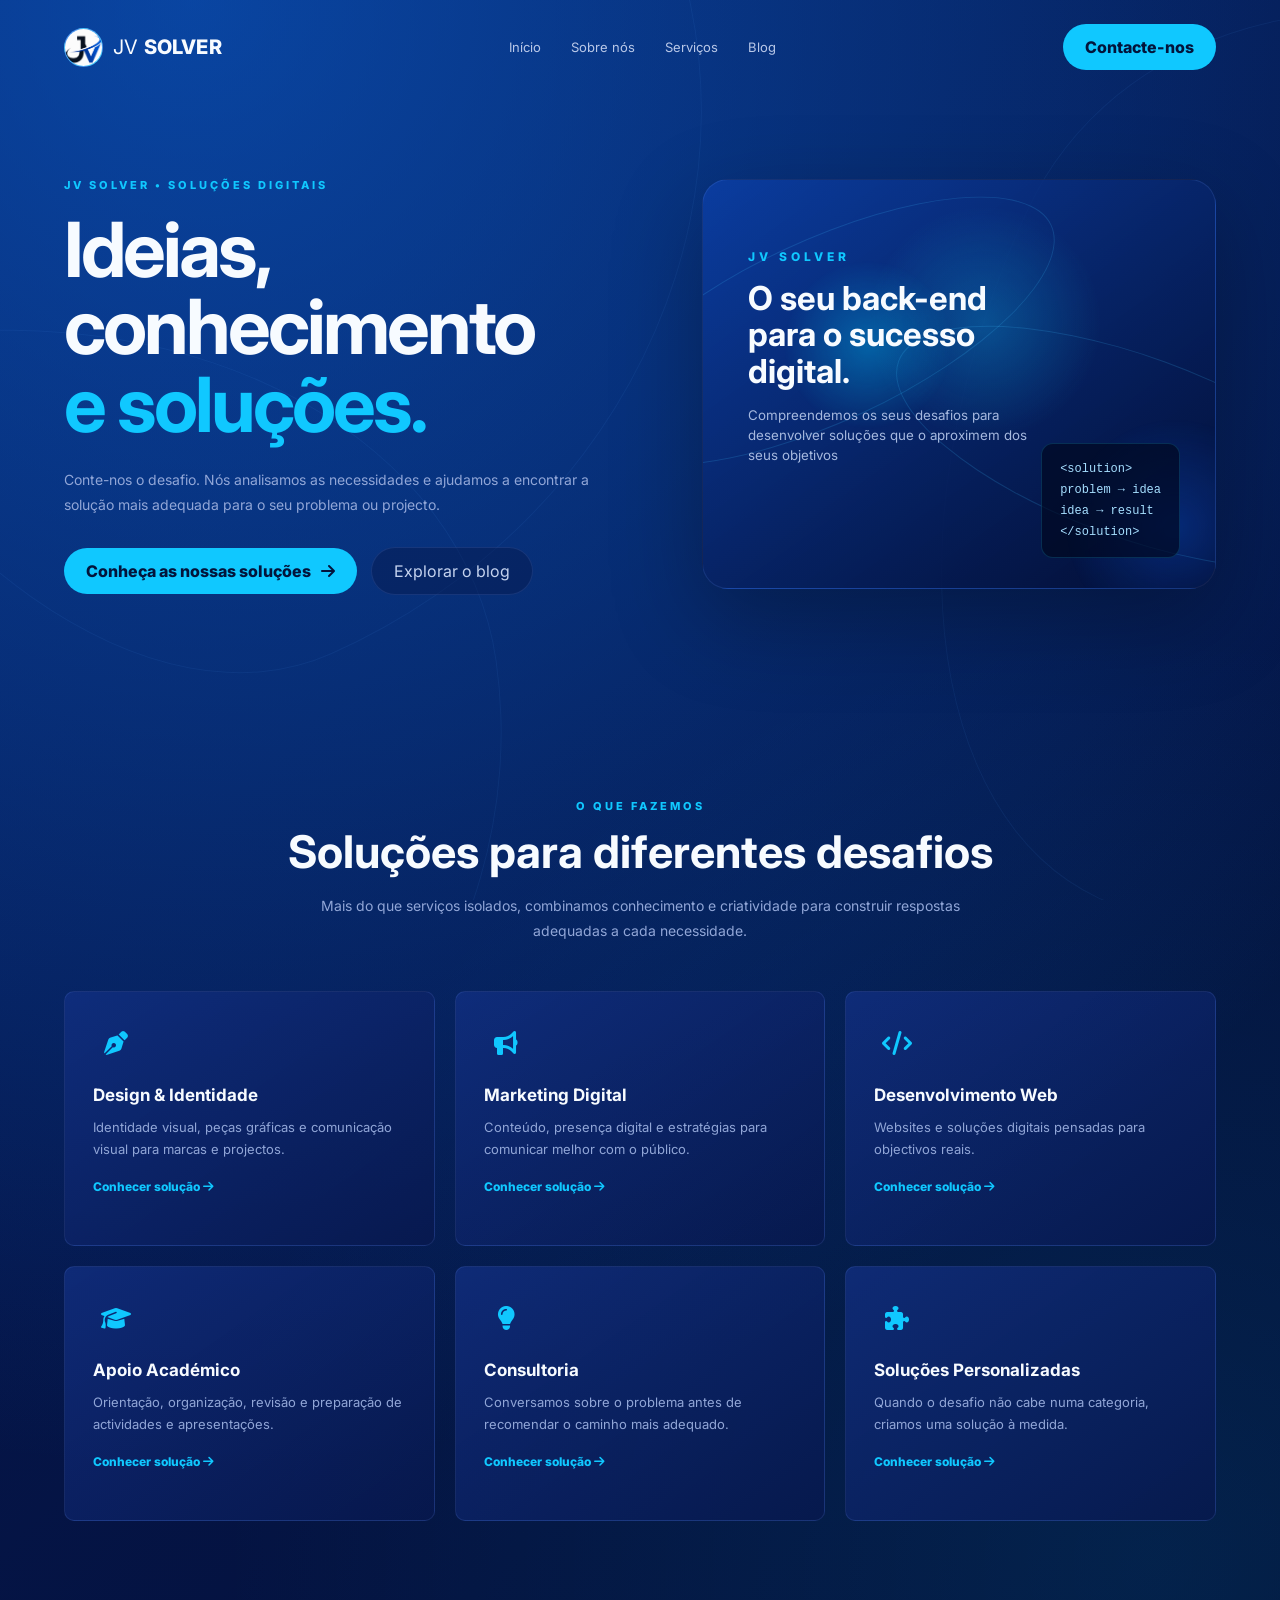
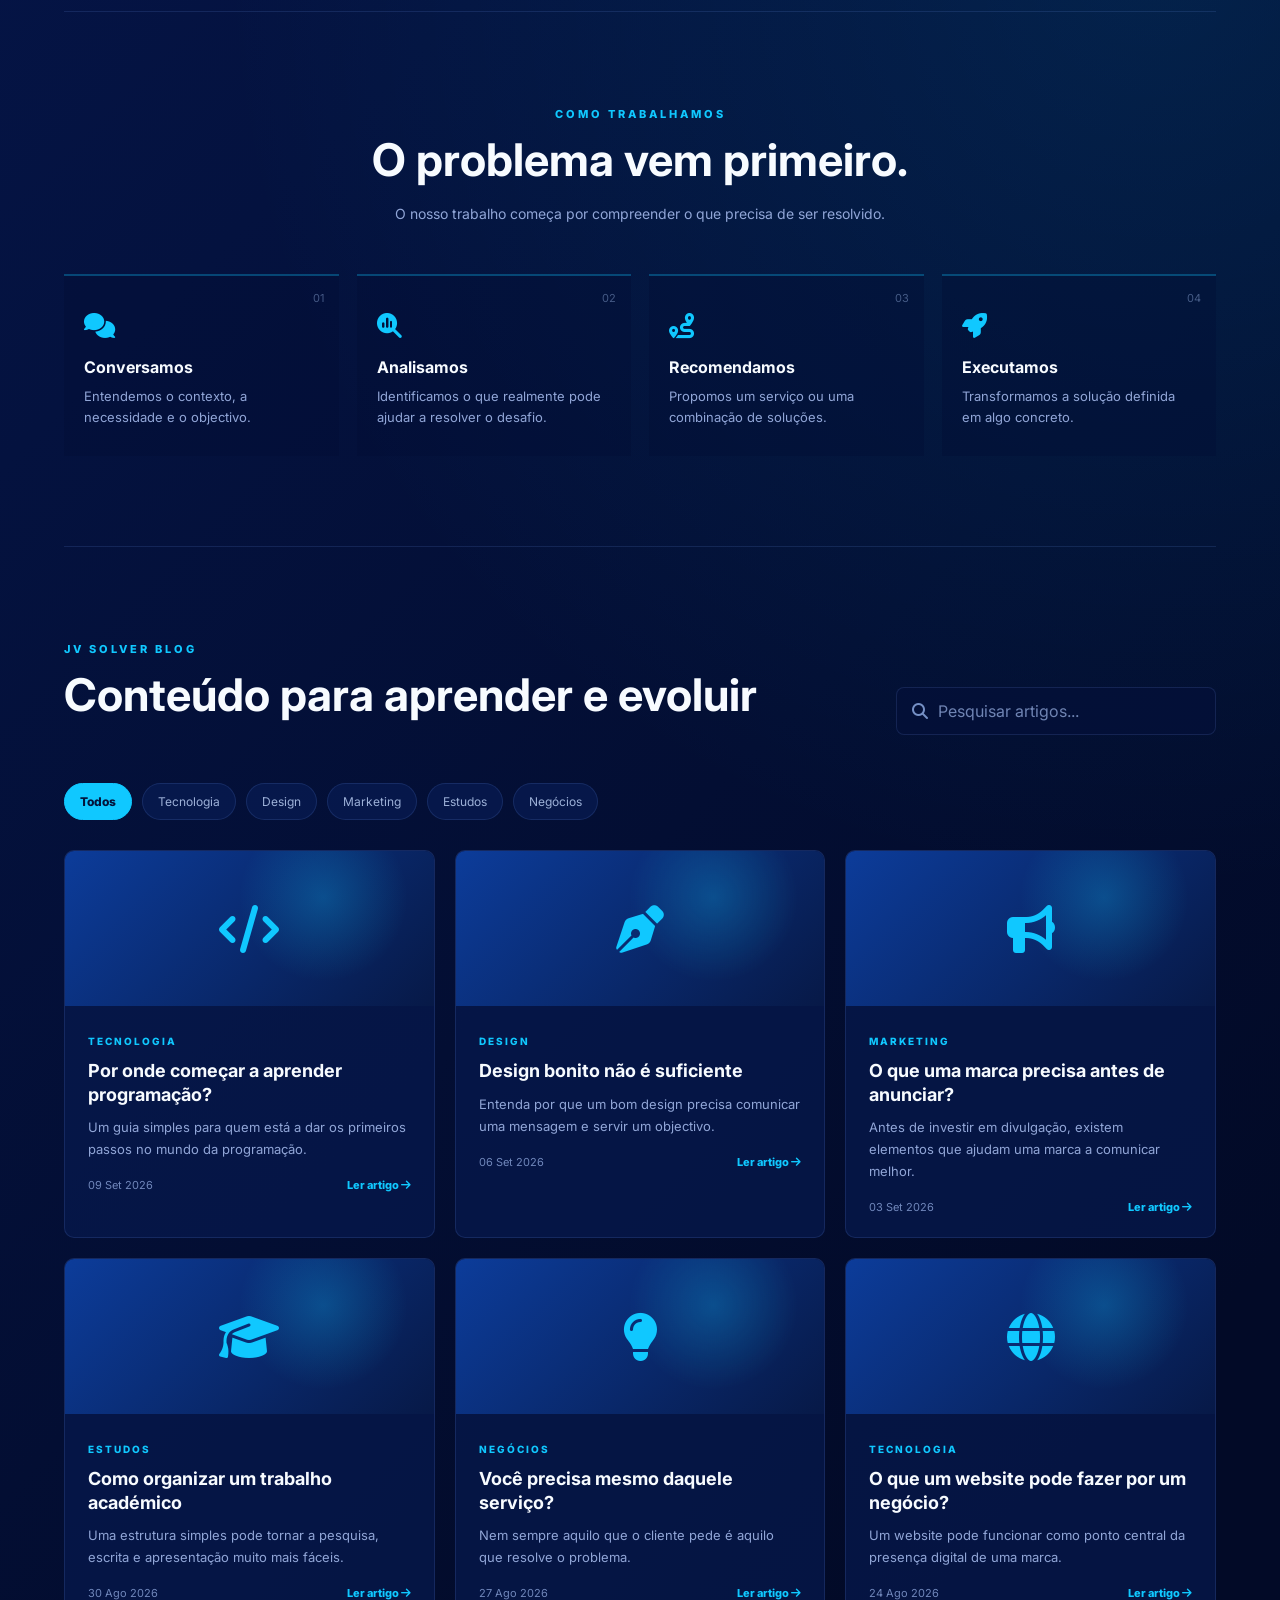
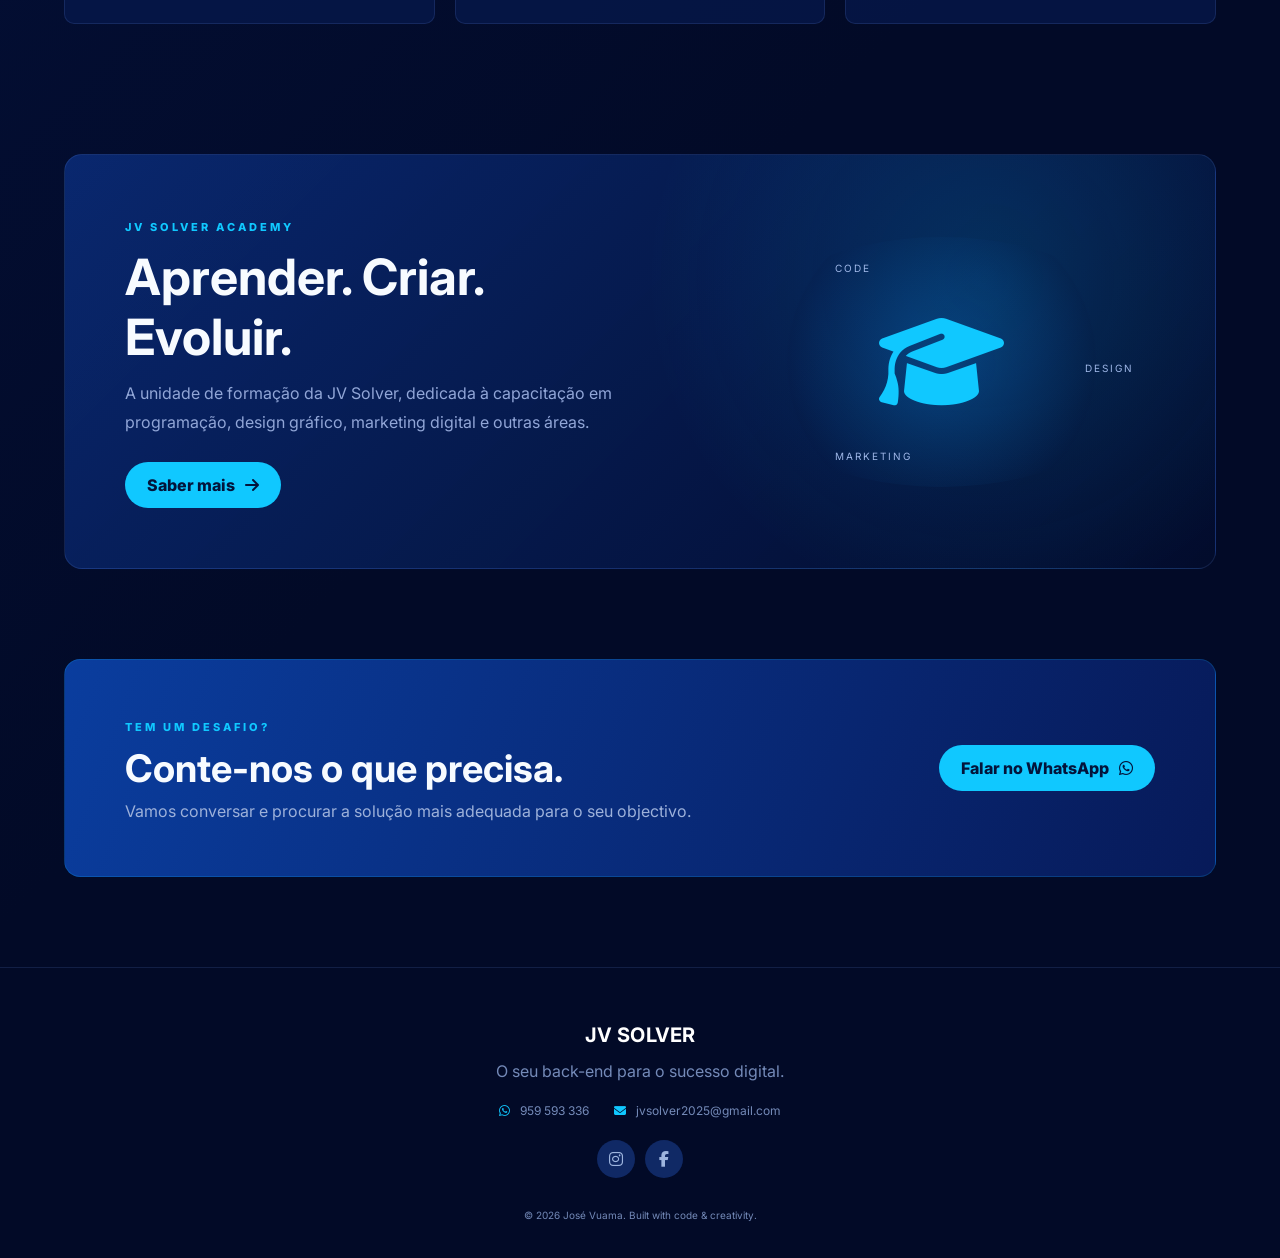
<file: index.html>
<!DOCTYPE html>
<html lang="pt">
<head>
  <meta charset="UTF-8">
  <meta name="viewport" content="width=device-width, initial-scale=1.0">
  <meta name="description" content="JV Solver — soluções digitais, design, marketing, desenvolvimento web e apoio académico.">
  <title>JV Solver | Website & Blog</title>

  <link rel="preconnect" href="https://fonts.googleapis.com">
  <link rel="preconnect" href="https://fonts.gstatic.com" crossorigin>
  <link href="https://fonts.googleapis.com/css2?family=Inter:wght@400;500;600;700;800&display=swap" rel="stylesheet">
  <link rel="stylesheet"
        href="https://cdnjs.cloudflare.com/ajax/libs/font-awesome/6.5.2/css/all.min.css">

  <link rel="stylesheet" href="style.css">
</head>

<body>
  <div class="page-bg">
    <span class="wave wave-1"></span>
    <span class="wave wave-2"></span>
    <span class="wave wave-3"></span>
  </div>

  <header class="navbar">
    <a class="brand" href="#inicio" aria-label="JV Solver">
      <!-- Se tiveres a imagem da logo, podes substituir o bloco .brand-mark por <img src="logo.png"> -->
      <span class="brand-mark"><img src="imagem/Logotipo da JV.png" alt="Logotipo"></span>
      <span>JV <strong>SOLVER</strong></span>
    </a>

    <button class="menu-toggle" aria-label="Abrir menu">
      <i class="fa-solid fa-bars"></i>
    </button>

    <nav class="nav-links">
      <a href="#inicio">Início</a>
      <a href="#sobre">Sobre nós</a>
      <a href="#servicos">Serviços</a>
      <a href="#blog">Blog</a>
    </nav>

    <a class="nav-cta" href="#contacto">Contacte-nos</a>
  </header>

  <main id="inicio">
    <section class="hero">
      <div class="hero-copy">
        <span class="eyebrow">JV SOLVER • SOLUÇÕES DIGITAIS</span>
        <h1>Ideias, conhecimento<br><span>e soluções.</span></h1>
        <p>
          Conte-nos o desafio. Nós analisamos as necessidades e ajudamos
          a encontrar a solução mais adequada para o seu problema ou projecto.
        </p>

        <div class="hero-actions">
          <a href="#servicos" class="primary-btn">Conheça as nossas soluções <i class="fa-solid fa-arrow-right"></i></a>
          <a href="#blog" class="secondary-btn">Explorar o blog</a>
        </div>
      </div>

      <div class="hero-card">
        <div class="orb orb-one"></div>
        <div class="orb orb-two"></div>
        <div class="hero-card-content">
          <span>JV SOLVER</span>
          <strong>O seu back-end para o sucesso digital.</strong>
          <small>Compreendemos os seus desafios para desenvolver soluções que o aproximem dos seus objetivos</small>
        </div>
        <div class="floating-code">
          <span>&lt;solution&gt;</span>
          <span>problem → idea</span>
          <span>idea → result</span>
          <span>&lt;/solution&gt;</span>
        </div>
      </div>
    </section>

    <section class="section" id="servicos">
      <div class="section-heading">
        <span class="eyebrow">O QUE FAZEMOS</span>
        <h2>Soluções para diferentes desafios</h2>
        <p>
          Mais do que serviços isolados, combinamos conhecimento e criatividade
          para construir respostas adequadas a cada necessidade.
        </p>
      </div>

      <div class="service-grid">
        <article class="service-card">
          <div class="service-icon"><i class="fa-solid fa-pen-nib"></i></div>
          <h3>Design & Identidade</h3>
          <p>Identidade visual, peças gráficas e comunicação visual para marcas e projectos.</p>
          <a href="#contacto">Conhecer solução <i class="fa-solid fa-arrow-right"></i></a>
        </article>

        <article class="service-card">
          <div class="service-icon"><i class="fa-solid fa-bullhorn"></i></div>
          <h3>Marketing Digital</h3>
          <p>Conteúdo, presença digital e estratégias para comunicar melhor com o público.</p>
          <a href="#contacto">Conhecer solução <i class="fa-solid fa-arrow-right"></i></a>
        </article>

        <article class="service-card">
          <div class="service-icon"><i class="fa-solid fa-code"></i></div>
          <h3>Desenvolvimento Web</h3>
          <p>Websites e soluções digitais pensadas para objectivos reais.</p>
          <a href="#contacto">Conhecer solução <i class="fa-solid fa-arrow-right"></i></a>
        </article>

        <article class="service-card">
          <div class="service-icon"><i class="fa-solid fa-graduation-cap"></i></div>
          <h3>Apoio Académico</h3>
          <p>Orientação, organização, revisão e preparação de actividades e apresentações.</p>
          <a href="#contacto">Conhecer solução <i class="fa-solid fa-arrow-right"></i></a>
        </article>

        <article class="service-card">
          <div class="service-icon"><i class="fa-solid fa-lightbulb"></i></div>
          <h3>Consultoria</h3>
          <p>Conversamos sobre o problema antes de recomendar o caminho mais adequado.</p>
          <a href="#contacto">Conhecer solução <i class="fa-solid fa-arrow-right"></i></a>
        </article>

        <article class="service-card">
          <div class="service-icon"><i class="fa-solid fa-puzzle-piece"></i></div>
          <h3>Soluções Personalizadas</h3>
          <p>Quando o desafio não cabe numa categoria, criamos uma solução à medida.</p>
          <a href="#contacto">Conhecer solução <i class="fa-solid fa-arrow-right"></i></a>
        </article>
      </div>
    </section>

    <section class="section process-section" id="sobre">
      <div class="section-heading">
        <span class="eyebrow">COMO TRABALHAMOS</span>
        <h2>O problema vem primeiro.</h2>
        <p>O nosso trabalho começa por compreender o que precisa de ser resolvido.</p>
      </div>

      <div class="process-grid">
        <div class="process-item">
          <span>01</span>
          <i class="fa-solid fa-comments"></i>
          <h3>Conversamos</h3>
          <p>Entendemos o contexto, a necessidade e o objectivo.</p>
        </div>
        <div class="process-item">
          <span>02</span>
          <i class="fa-solid fa-magnifying-glass-chart"></i>
          <h3>Analisamos</h3>
          <p>Identificamos o que realmente pode ajudar a resolver o desafio.</p>
        </div>
        <div class="process-item">
          <span>03</span>
          <i class="fa-solid fa-route"></i>
          <h3>Recomendamos</h3>
          <p>Propomos um serviço ou uma combinação de soluções.</p>
        </div>
        <div class="process-item">
          <span>04</span>
          <i class="fa-solid fa-rocket"></i>
          <h3>Executamos</h3>
          <p>Transformamos a solução definida em algo concreto.</p>
        </div>
      </div>
    </section>

    <section class="section blog-section" id="blog">
      <div class="section-heading blog-heading">
        <div>
          <span class="eyebrow">JV SOLVER BLOG</span>
          <h2>Conteúdo para aprender e evoluir</h2>
        </div>
        <div class="search-box">
          <i class="fa-solid fa-magnifying-glass"></i>
          <input id="searchInput" type="search" placeholder="Pesquisar artigos...">
        </div>
      </div>

      <div class="categories" id="categories">
        <button class="category active" data-category="Todos">Todos</button>
        <button class="category" data-category="Tecnologia">Tecnologia</button>
        <button class="category" data-category="Design">Design</button>
        <button class="category" data-category="Marketing">Marketing</button>
        <button class="category" data-category="Estudos">Estudos</button>
        <button class="category" data-category="Negócios">Negócios</button>
      </div>

      <div class="post-grid" id="postGrid"></div>
      <p class="empty-state" id="emptyState">Nenhum artigo encontrado.</p>
    </section>

    <section class="section academy">
      <div class="academy-content">
        <span class="eyebrow">JV SOLVER ACADEMY</span>
        <h2>Aprender. Criar. Evoluir.</h2>
        <p>
          A unidade de formação da JV Solver, dedicada à capacitação em
          programação, design gráfico, marketing digital e outras áreas.
        </p>
        <a href="https://wa.me/244959593336?text=Olá,%20gostaria%20de%20saber%20mais%20sobre%20a%20JV%20Solver%20Academy" class="primary-btn">Saber mais <i class="fa-solid fa-arrow-right"></i></a>
      </div>
      <div class="academy-art">
        <i class="fa-solid fa-graduation-cap"></i>
        <span>CODE</span>
        <span>DESIGN</span>
        <span>MARKETING</span>
      </div>
    </section>

    <section class="contact-section" id="contacto">
      <div>
        <span class="eyebrow">TEM UM DESAFIO?</span>
        <h2>Conte-nos o que precisa.</h2>
        <p>Vamos conversar e procurar a solução mais adequada para o seu objectivo.</p>
      </div>
      <a class="whatsapp-btn" href="https://wa.me/244959593336?text=Olá,%20gostaria%20de%20saber%20mais%20sobre%20como%20podem%20me%20ajudar." target="_blank" rel="noopener">
        Falar no WhatsApp <i class="fa-brands fa-whatsapp"></i>
      </a>
    </section>
  </main>

  <footer>
    <div class="footer-brand">
      <strong>JV SOLVER</strong>
    </div>
    <p>O seu back-end para o sucesso digital.</p>
    <div class="footer-info">
      <span><i class="fa-brands fa-whatsapp"></i> 959 593 336</span>
      <span><i class="fa-solid fa-envelope"></i> jvsolver2025@gmail.com</span>
    </div>
    <div class="socials">
      <a href="https://www.instagram.com/jv_solver/" aria-label="Instagram"><i class="fa-brands fa-instagram"></i></a>
      <a href="" aria-label="Facebook"><i class="fa-brands fa-facebook-f"></i></a>
    </div>
    <small>© 2026 José Vuama. Built with code &amp; creativity.</small>
  </footer>

  <div class="modal" id="postModal" aria-hidden="true">
    <div class="modal-backdrop" data-close="modal"></div>
    <article class="modal-card">
      <button class="modal-close" data-close="modal" aria-label="Fechar">
        <i class="fa-solid fa-xmark"></i>
      </button>
      <span class="post-category" id="modalCategory"></span>
      <h2 id="modalTitle"></h2>
      <p class="modal-date" id="modalDate"></p>
      <div class="modal-body" id="modalBody"></div>
    </article>
  </div>

  <script src="script.js"></script>
</body>
</html>
</file>
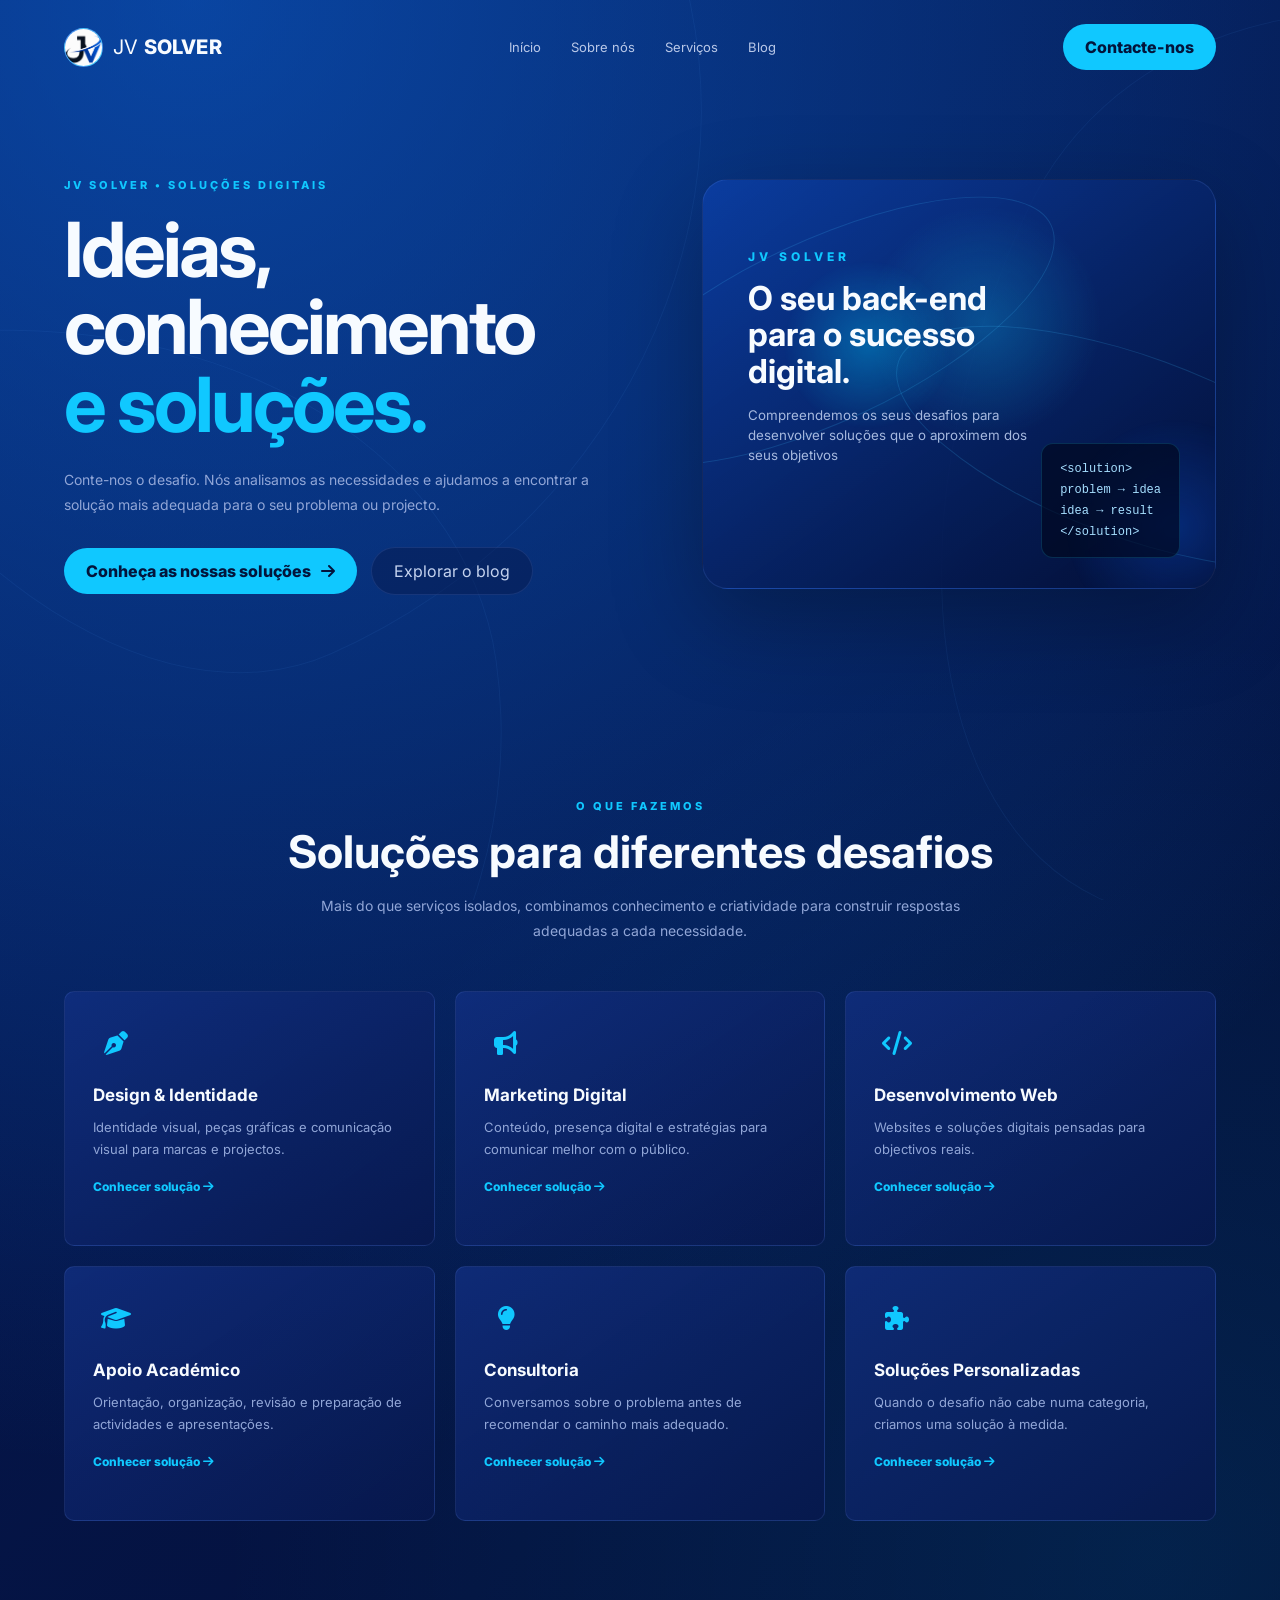
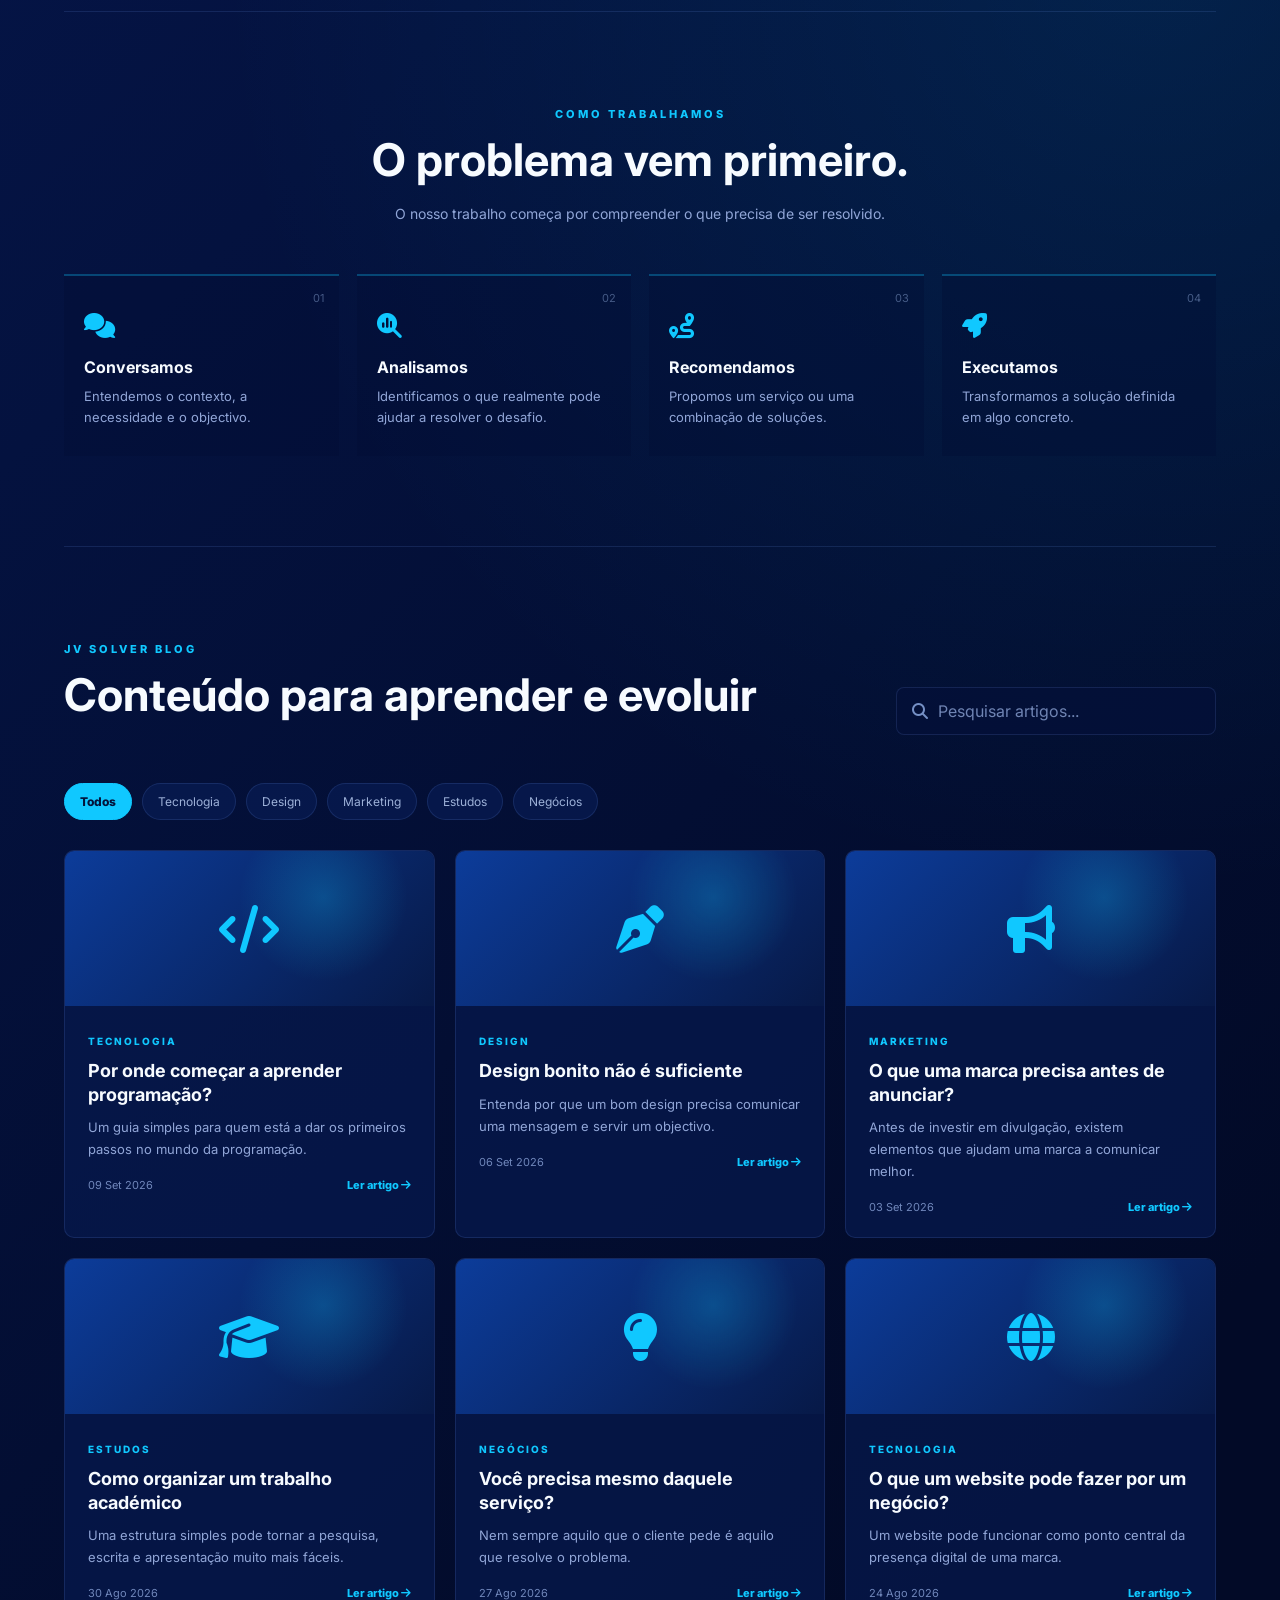
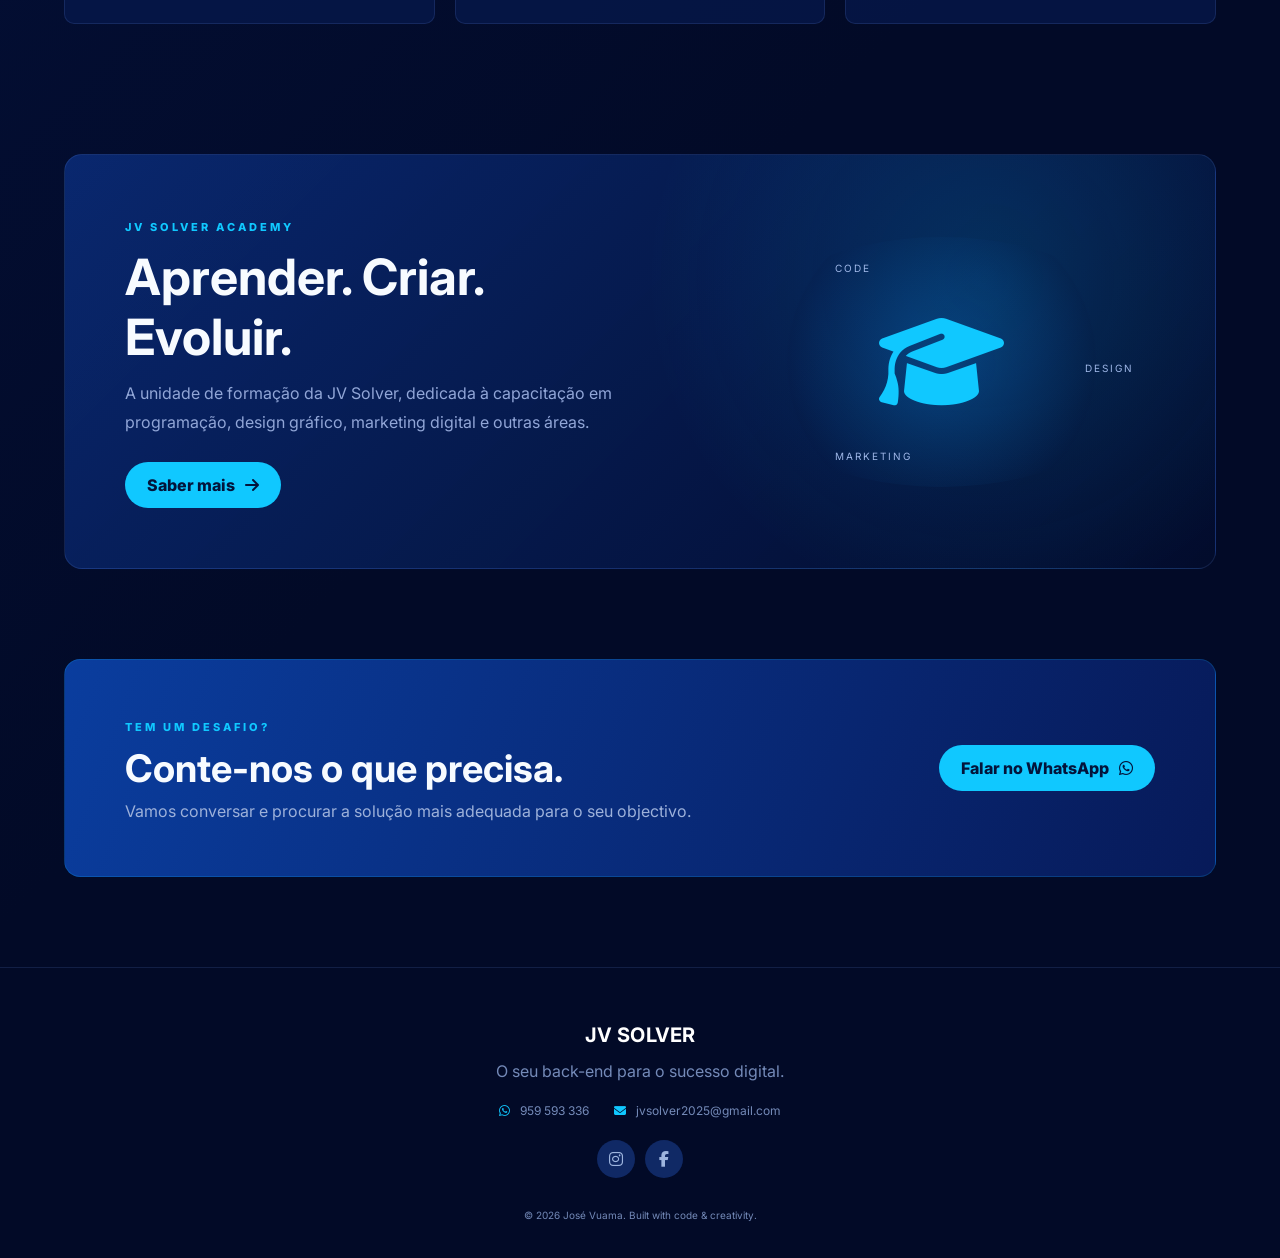
<file: jv-solver-blog/front-End/index.html>
<!DOCTYPE html>
<html lang="pt">
<head>
  <meta charset="UTF-8">
  <meta name="viewport" content="width=device-width, initial-scale=1.0">
  <meta name="description" content="JV Solver — soluções digitais, design, marketing, desenvolvimento web e apoio académico.">
  <title>JV Solver | Website & Blog</title>

  <link rel="preconnect" href="https://fonts.googleapis.com">
  <link rel="preconnect" href="https://fonts.gstatic.com" crossorigin>
  <link href="https://fonts.googleapis.com/css2?family=Inter:wght@400;500;600;700;800&display=swap" rel="stylesheet">
  <link rel="stylesheet"
        href="https://cdnjs.cloudflare.com/ajax/libs/font-awesome/6.5.2/css/all.min.css">

  <link rel="stylesheet" href="style.css">
</head>

<body>
  <div class="page-bg">
    <span class="wave wave-1"></span>
    <span class="wave wave-2"></span>
    <span class="wave wave-3"></span>
  </div>

  <header class="navbar">
    <a class="brand" href="#inicio" aria-label="JV Solver">
      <!-- Se tiveres a imagem da logo, podes substituir o bloco .brand-mark por <img src="logo.png"> -->
      <span class="brand-mark"><img src="imagem/Logotipo da JV.png" alt="Logotipo"></span>
      <span>JV <strong>SOLVER</strong></span>
    </a>

    <button class="menu-toggle" aria-label="Abrir menu">
      <i class="fa-solid fa-bars"></i>
    </button>

    <nav class="nav-links">
      <a href="#inicio">Início</a>
      <a href="#sobre">Sobre nós</a>
      <a href="#servicos">Serviços</a>
      <a href="#blog">Blog</a>
    </nav>

    <a class="nav-cta" href="#contacto">Contacte-nos</a>
  </header>

  <main id="inicio">
    <section class="hero">
      <div class="hero-copy">
        <span class="eyebrow">JV SOLVER • SOLUÇÕES DIGITAIS</span>
        <h1>Ideias, conhecimento<br><span>e soluções.</span></h1>
        <p>
          Conte-nos o desafio. Nós analisamos as necessidades e ajudamos
          a encontrar a solução mais adequada para o seu problema ou projecto.
        </p>

        <div class="hero-actions">
          <a href="#servicos" class="primary-btn">Conheça as nossas soluções <i class="fa-solid fa-arrow-right"></i></a>
          <a href="#blog" class="secondary-btn">Explorar o blog</a>
        </div>
      </div>

      <div class="hero-card">
        <div class="orb orb-one"></div>
        <div class="orb orb-two"></div>
        <div class="hero-card-content">
          <span>JV SOLVER</span>
          <strong>O seu back-end para o sucesso digital.</strong>
          <small>Compreendemos os seus desafios para desenvolver soluções que o aproximem dos seus objetivos</small>
        </div>
        <div class="floating-code">
          <span>&lt;solution&gt;</span>
          <span>problem → idea</span>
          <span>idea → result</span>
          <span>&lt;/solution&gt;</span>
        </div>
      </div>
    </section>

    <section class="section" id="servicos">
      <div class="section-heading">
        <span class="eyebrow">O QUE FAZEMOS</span>
        <h2>Soluções para diferentes desafios</h2>
        <p>
          Mais do que serviços isolados, combinamos conhecimento e criatividade
          para construir respostas adequadas a cada necessidade.
        </p>
      </div>

      <div class="service-grid">
        <article class="service-card">
          <div class="service-icon"><i class="fa-solid fa-pen-nib"></i></div>
          <h3>Design & Identidade</h3>
          <p>Identidade visual, peças gráficas e comunicação visual para marcas e projectos.</p>
          <a href="#contacto">Conhecer solução <i class="fa-solid fa-arrow-right"></i></a>
        </article>

        <article class="service-card">
          <div class="service-icon"><i class="fa-solid fa-bullhorn"></i></div>
          <h3>Marketing Digital</h3>
          <p>Conteúdo, presença digital e estratégias para comunicar melhor com o público.</p>
          <a href="#contacto">Conhecer solução <i class="fa-solid fa-arrow-right"></i></a>
        </article>

        <article class="service-card">
          <div class="service-icon"><i class="fa-solid fa-code"></i></div>
          <h3>Desenvolvimento Web</h3>
          <p>Websites e soluções digitais pensadas para objectivos reais.</p>
          <a href="#contacto">Conhecer solução <i class="fa-solid fa-arrow-right"></i></a>
        </article>

        <article class="service-card">
          <div class="service-icon"><i class="fa-solid fa-graduation-cap"></i></div>
          <h3>Apoio Académico</h3>
          <p>Orientação, organização, revisão e preparação de actividades e apresentações.</p>
          <a href="#contacto">Conhecer solução <i class="fa-solid fa-arrow-right"></i></a>
        </article>

        <article class="service-card">
          <div class="service-icon"><i class="fa-solid fa-lightbulb"></i></div>
          <h3>Consultoria</h3>
          <p>Conversamos sobre o problema antes de recomendar o caminho mais adequado.</p>
          <a href="#contacto">Conhecer solução <i class="fa-solid fa-arrow-right"></i></a>
        </article>

        <article class="service-card">
          <div class="service-icon"><i class="fa-solid fa-puzzle-piece"></i></div>
          <h3>Soluções Personalizadas</h3>
          <p>Quando o desafio não cabe numa categoria, criamos uma solução à medida.</p>
          <a href="#contacto">Conhecer solução <i class="fa-solid fa-arrow-right"></i></a>
        </article>
      </div>
    </section>

    <section class="section process-section" id="sobre">
      <div class="section-heading">
        <span class="eyebrow">COMO TRABALHAMOS</span>
        <h2>O problema vem primeiro.</h2>
        <p>O nosso trabalho começa por compreender o que precisa de ser resolvido.</p>
      </div>

      <div class="process-grid">
        <div class="process-item">
          <span>01</span>
          <i class="fa-solid fa-comments"></i>
          <h3>Conversamos</h3>
          <p>Entendemos o contexto, a necessidade e o objectivo.</p>
        </div>
        <div class="process-item">
          <span>02</span>
          <i class="fa-solid fa-magnifying-glass-chart"></i>
          <h3>Analisamos</h3>
          <p>Identificamos o que realmente pode ajudar a resolver o desafio.</p>
        </div>
        <div class="process-item">
          <span>03</span>
          <i class="fa-solid fa-route"></i>
          <h3>Recomendamos</h3>
          <p>Propomos um serviço ou uma combinação de soluções.</p>
        </div>
        <div class="process-item">
          <span>04</span>
          <i class="fa-solid fa-rocket"></i>
          <h3>Executamos</h3>
          <p>Transformamos a solução definida em algo concreto.</p>
        </div>
      </div>
    </section>

    <section class="section blog-section" id="blog">
      <div class="section-heading blog-heading">
        <div>
          <span class="eyebrow">JV SOLVER BLOG</span>
          <h2>Conteúdo para aprender e evoluir</h2>
        </div>
        <div class="search-box">
          <i class="fa-solid fa-magnifying-glass"></i>
          <input id="searchInput" type="search" placeholder="Pesquisar artigos...">
        </div>
      </div>

      <div class="categories" id="categories">
        <button class="category active" data-category="Todos">Todos</button>
        <button class="category" data-category="Tecnologia">Tecnologia</button>
        <button class="category" data-category="Design">Design</button>
        <button class="category" data-category="Marketing">Marketing</button>
        <button class="category" data-category="Estudos">Estudos</button>
        <button class="category" data-category="Negócios">Negócios</button>
      </div>

      <div class="post-grid" id="postGrid"></div>
      <p class="empty-state" id="emptyState">Nenhum artigo encontrado.</p>
    </section>

    <section class="section academy">
      <div class="academy-content">
        <span class="eyebrow">JV SOLVER ACADEMY</span>
        <h2>Aprender. Criar. Evoluir.</h2>
        <p>
          A unidade de formação da JV Solver, dedicada à capacitação em
          programação, design gráfico, marketing digital e outras áreas.
        </p>
        <a href="https://wa/244959593336?text=Olá,%20gostaria%20de%20saber%20mais%20sobre%20a%20JV%20Solver%20Academy" class="primary-btn">Saber mais <i class="fa-solid fa-arrow-right"></i></a>
      </div>
      <div class="academy-art">
        <i class="fa-solid fa-graduation-cap"></i>
        <span>CODE</span>
        <span>DESIGN</span>
        <span>MARKETING</span>
      </div>
    </section>

    <section class="contact-section" id="contacto">
      <div>
        <span class="eyebrow">TEM UM DESAFIO?</span>
        <h2>Conte-nos o que precisa.</h2>
        <p>Vamos conversar e procurar a solução mais adequada para o seu objectivo.</p>
      </div>
      <a class="whatsapp-btn" href="https://wa.me/244959593336?text=Olá,%20gostaria%20de%20saber%20mais%20sobre%20como%20podem%20me%20ajudar." target="_blank" rel="noopener">
        Falar no WhatsApp <i class="fa-brands fa-whatsapp"></i>
      </a>
    </section>
  </main>

  <footer>
    <div class="footer-brand">
      <strong>JV SOLVER</strong>
    </div>
    <p>O seu back-end para o sucesso digital.</p>
    <div class="footer-info">
      <span><i class="fa-brands fa-whatsapp"></i> 959 593 336</span>
      <span><i class="fa-solid fa-envelope"></i> jvsolver2025@gmail.com</span>
    </div>
    <div class="socials">
      <a href="https://www.instagram.com/jv_solver/" aria-label="Instagram"><i class="fa-brands fa-instagram"></i></a>
      <a href="" aria-label="Facebook"><i class="fa-brands fa-facebook-f"></i></a>
    </div>
    <small>© 2026 José Vuama. Built with code &amp; creativity.</small>
  </footer>

  <div class="modal" id="postModal" aria-hidden="true">
    <div class="modal-backdrop" data-close="modal"></div>
    <article class="modal-card">
      <button class="modal-close" data-close="modal" aria-label="Fechar">
        <i class="fa-solid fa-xmark"></i>
      </button>
      <span class="post-category" id="modalCategory"></span>
      <h2 id="modalTitle"></h2>
      <p class="modal-date" id="modalDate"></p>
      <div class="modal-body" id="modalBody"></div>
    </article>
  </div>

  <script src="script.js"></script>
</body>
</html>
</file>
<file: style.css>
* {
  margin: 0;
  padding: 0;
  box-sizing: border-box;
}

:root {
  --blue: #0866e9;
  --cyan: #10c8ff;
  --dark: #020a27;
  --dark-2: #07164a;
  --card: rgba(17, 42, 112, .62);
  --text: #f7fbff;
  --muted: #91a6d7;
  --line: rgba(120, 166, 255, .14);
}

html { scroll-behavior: smooth; }

body {
  font-family: "Inter", Arial, sans-serif;
  color: var(--text);
  background:
    radial-gradient(circle at 15% 0%, rgba(12, 105, 225, .55), transparent 32%),
    radial-gradient(circle at 90% 35%, rgba(0, 199, 255, .10), transparent 30%),
    linear-gradient(135deg, #061a57 0%, var(--dark) 72%);
  min-height: 100vh;
  overflow-x: hidden;
}

a { color: inherit; text-decoration: none; }
button, input { font: inherit; }

.page-bg {
  position: fixed;
  inset: 0;
  z-index: -1;
  pointer-events: none;
  overflow: hidden;
}

.wave {
  position: absolute;
  width: 75vw;
  height: 75vw;
  border: 1px solid rgba(88, 170, 255, .08);
  border-radius: 44% 56% 63% 37% / 38% 42% 58% 62%;
  transform: rotate(-24deg);
}

.wave-1 { top: -35%; left: -18%; }
.wave-2 { top: 4%; right: -48%; transform: rotate(25deg); }
.wave-3 { top: 36%; left: -35%; transform: rotate(-8deg); }

.navbar {
  width: min(1180px, 90%);
  margin: auto;
  padding: 24px 0;
  display: flex;
  align-items: center;
  justify-content: space-between;
  gap: 25px;
  
}

.brand, .footer-brand {
  display: flex;
  align-items: center;
  gap: 10px;
  font-size: 20px;
  letter-spacing: .2px;
}

.brand strong { font-weight: 800; }

.brand-mark img {
  width: 39px;
  height: 39px;
  border-radius: 50%;
  display: grid;
  place-items: center;
  background: linear-gradient(135deg, #0b5fe1, #10c8ff);
  color: white;
  font-weight: 800;
  border: 1px solid rgba(255,255,255,.25);
}

.nav-links {
  display: flex;
  gap: 30px;
  color: #b9c8e8;
  font-size: 13px;
}

.nav-links a:hover { color: var(--cyan); }

.nav-cta, .primary-btn, .whatsapp-btn {
  display: inline-flex;
  align-items: center;
  gap: 10px;
  border-radius: 30px;
  background: var(--cyan);
  color: #03143b;
  font-weight: 800;
  padding: 13px 22px;
  transition: .25s ease;
}

.nav-cta:hover, .primary-btn:hover, .whatsapp-btn:hover {
  transform: translateY(-3px);
  box-shadow: 0 14px 35px rgba(0, 200, 255, .20);
}

.menu-toggle { display: none; }

.hero {
  width: min(1180px, 90%);
  min-height: 610px;
  margin: auto;
  display: grid;
  grid-template-columns: 1.05fr .95fr;
  align-items: center;
  gap: 70px;
  padding: 55px 0 85px;
}

.eyebrow {
  color: var(--cyan);
  font-size: 11px;
  font-weight: 800;
  letter-spacing: 3px;
}

.hero h1 {
  font-size: clamp(46px, 6vw, 76px);
  line-height: 1.02;
  margin: 18px 0 24px;
  letter-spacing: -3px;
}

.hero h1 span {
  color: var(--cyan);
}

.hero-copy > p, .section-heading > p {
  max-width: 650px;
  color: var(--muted);
  line-height: 1.8;
  font-size: 14px;
}

.hero-actions {
  display: flex;
  gap: 14px;
  align-items: center;
  flex-wrap: wrap;
  margin-top: 30px;
}

.secondary-btn {
  border: 1px solid var(--line);
  padding: 13px 22px;
  border-radius: 30px;
  color: #c5d3ef;
  background: rgba(8, 25, 77, .45);
}

.hero-card {
  min-height: 410px;
  position: relative;
  overflow: hidden;
  border: 1px solid var(--line);
  border-radius: 26px;
  background:
    radial-gradient(circle at 55% 35%, rgba(15, 201, 255, .25), transparent 30%),
    linear-gradient(145deg, rgba(12, 64, 170, .75), rgba(3, 13, 50, .95));
  box-shadow: 0 30px 90px rgba(0,0,0,.28);
}

.hero-card::before,
.hero-card::after {
  content: "";
  position: absolute;
  width: 500px;
  height: 180px;
  border: 1px solid rgba(65, 192, 255, .18);
  border-radius: 50%;
  transform: rotate(-25deg);
}

.hero-card::before { top: 60px; left: -130px; }
.hero-card::after { bottom: 50px; right: -170px; transform: rotate(20deg); }

.orb {
  position: absolute;
  border-radius: 50%;
  filter: blur(1px);
}
.orb-one {
  width: 170px; height: 170px;
  top: 80px; left: 80px;
  background: radial-gradient(circle, rgba(0, 202, 255, .35), transparent 70%);
}
.orb-two {
  width: 220px; height: 220px;
  right: -70px; bottom: -50px;
  background: radial-gradient(circle, rgba(12, 92, 235, .32), transparent 70%);
}

.hero-card-content {
  position: absolute;
  left: 45px;
  top: 65px;
  max-width: 310px;
  z-index: 2;
}

.hero-card-content span {
  color: var(--cyan);
  font-size: 12px;
  letter-spacing: 4px;
  font-weight: 800;
}
.hero-card-content strong {
  display: block;
  font-size: 33px;
  line-height: 1.1;
  margin: 15px 0;
}
.hero-card-content small { color: #a6b9df; }

.floating-code {
  position: absolute;
  z-index: 3;
  right: 35px;
  bottom: 30px;
  display: grid;
  gap: 7px;
  padding: 18px;
  background: rgba(1, 8, 32, .68);
  border: 1px solid rgba(36, 204, 255, .18);
  border-radius: 12px;
  color: #a6dfff;
  font-family: monospace;
  font-size: 12px;
}

.section {
  width: min(1180px, 90%);
  margin: auto;
  padding: 90px 0;
}

.section-heading {
  text-align: center;
  margin-bottom: 48px;
}

.section-heading h2 {
  font-size: clamp(30px, 4vw, 45px);
  line-height: 1.15;
  margin: 12px 0 15px;
}

.section-heading > p { margin: auto; }

.service-grid {
  display: grid;
  grid-template-columns: repeat(3, 1fr);
  gap: 20px;
}

.service-card {
  min-height: 255px;
  padding: 28px;
  border-radius: 10px;
  border: 1px solid var(--line);
  background: linear-gradient(145deg, rgba(18, 48, 132, .74), rgba(8, 24, 78, .78));
  transition: .3s ease;
}

.service-card:hover {
  transform: translateY(-7px);
  border-color: rgba(16, 200, 255, .35);
  box-shadow: 0 20px 45px rgba(0,0,0,.22);
}

.service-icon {
  width: 45px;
  height: 45px;
  display: grid;
  place-items: center;
  color: var(--cyan);
  font-size: 24px;
  margin-bottom: 20px;
}

.service-card h3 { font-size: 17px; margin-bottom: 11px; }
.service-card p { color: var(--muted); line-height: 1.7; font-size: 13px; }
.service-card a {
  display: inline-block;
  margin-top: 19px;
  color: var(--cyan);
  font-size: 12px;
  font-weight: 800;
}

.process-section {
  border-top: 1px solid var(--line);
}

.process-grid {
  display: grid;
  grid-template-columns: repeat(4, 1fr);
  gap: 18px;
}

.process-item {
  position: relative;
  padding: 28px 20px;
  border-top: 2px solid rgba(16, 200, 255, .30);
  background: rgba(4, 15, 54, .38);
}

.process-item > span {
  position: absolute;
  top: 15px;
  right: 15px;
  color: rgba(151, 177, 224, .45);
  font-size: 11px;
}

.process-item i { color: var(--cyan); font-size: 25px; margin: 10px 0 18px; }
.process-item h3 { font-size: 16px; margin-bottom: 9px; }
.process-item p { color: var(--muted); font-size: 13px; line-height: 1.6; }

.blog-section { border-top: 1px solid var(--line); }

.blog-heading {
  display: flex;
  justify-content: space-between;
  align-items: end;
  text-align: left;
  gap: 30px;
}

.search-box {
  width: min(320px, 100%);
  display: flex;
  align-items: center;
  gap: 10px;
  border: 1px solid var(--line);
  background: rgba(5, 17, 57, .7);
  padding: 13px 15px;
  border-radius: 8px;
  color: #7590c5;
}

.search-box input {
  width: 100%;
  border: 0;
  outline: 0;
  background: transparent;
  color: white;
}

.search-box input::placeholder { color: #6f84b3; }

.categories {
  display: flex;
  flex-wrap: wrap;
  gap: 10px;
  margin-bottom: 30px;
}

.category {
  border: 1px solid var(--line);
  background: rgba(10, 31, 91, .55);
  color: #9db1d8;
  padding: 10px 15px;
  border-radius: 20px;
  cursor: pointer;
  font-size: 12px;
}

.category.active, .category:hover {
  background: var(--cyan);
  color: #03143b;
  border-color: var(--cyan);
  font-weight: 800;
}

.post-grid {
  display: grid;
  grid-template-columns: repeat(3, 1fr);
  gap: 20px;
}

.post {
  overflow: hidden;
  border-radius: 10px;
  border: 1px solid var(--line);
  background: rgba(8, 25, 78, .72);
}

.post-cover {
  height: 155px;
  display: grid;
  place-items: center;
  font-size: 48px;
  color: var(--cyan);
  background:
    radial-gradient(circle at 70% 30%, rgba(16, 200, 255, .24), transparent 30%),
    linear-gradient(135deg, #0c3c9a, #071947);
}

.post-content { padding: 23px; }

.post-category {
  display: inline-block;
  color: var(--cyan);
  font-size: 10px;
  font-weight: 800;
  letter-spacing: 2px;
  text-transform: uppercase;
}

.post h3 {
  font-size: 18px;
  line-height: 1.3;
  margin: 10px 0;
}

.post p {
  color: var(--muted);
  font-size: 13px;
  line-height: 1.7;
}

.post-footer {
  margin-top: 18px;
  display: flex;
  justify-content: space-between;
  align-items: center;
  color: #7087bb;
  font-size: 11px;
}

.read-post {
  border: 0;
  background: transparent;
  color: var(--cyan);
  cursor: pointer;
  font-weight: 800;
}

.empty-state {
  display: none;
  text-align: center;
  color: var(--muted);
  padding: 40px;
}

.academy {
  display: grid;
  grid-template-columns: 1fr .8fr;
  align-items: center;
  gap: 70px;
  margin-top: 40px;
  border: 1px solid var(--line);
  border-radius: 18px;
  padding: 60px;
  background:
    radial-gradient(circle at 80% 30%, rgba(10, 198, 255, .15), transparent 35%),
    linear-gradient(135deg, rgba(13, 54, 145, .65), rgba(3, 13, 46, .75));
}

.academy h2 { font-size: clamp(32px, 4vw, 50px); margin: 12px 0; }
.academy p { color: var(--muted); line-height: 1.8; max-width: 600px; margin-bottom: 25px; }

.academy-art {
  min-height: 250px;
  display: grid;
  place-items: center;
  position: relative;
  border-radius: 50%;
  background: radial-gradient(circle, rgba(12, 151, 255, .25), rgba(4, 18, 63, .1) 62%, transparent 63%);
}

.academy-art i { font-size: 100px; color: var(--cyan); }
.academy-art span {
  position: absolute;
  font-size: 10px;
  letter-spacing: 2px;
  color: #9eb7e7;
}
.academy-art span:nth-of-type(1) { top: 25px; left: 25%; }
.academy-art span:nth-of-type(2) { right: 5%; top: 50%; }
.academy-art span:nth-of-type(3) { bottom: 25px; left: 25%; }

.contact-section {
  width: min(1180px, 90%);
  margin: 90px auto;
  padding: 55px 60px;
  display: flex;
  justify-content: space-between;
  align-items: center;
  gap: 30px;
  border-radius: 16px;
  background: linear-gradient(110deg, #0a3d9e, #071a59);
  border: 1px solid rgba(20, 194, 255, .18);
}

.contact-section h2 { font-size: 38px; margin: 10px 0; }
.contact-section p { color: #9db1da; }

footer {
  padding: 55px 20px 35px;
  text-align: center;
  border-top: 1px solid var(--line);
  color: #748ab8;
}

.footer-brand {
  justify-content: center;
  color: white;
  margin-bottom: 14px;
}

.footer-info {
  display: flex;
  justify-content: center;
  flex-wrap: wrap;
  gap: 25px;
  margin: 22px 0;
  font-size: 12px;
}

.footer-info i { color: var(--cyan); margin-right: 7px; }

.socials {
  display: flex;
  justify-content: center;
  gap: 10px;
  margin-bottom: 25px;
}

.socials a {
  width: 38px;
  height: 38px;
  border-radius: 50%;
  display: grid;
  place-items: center;
  background: #102965;
  color: #9eb5df;
}

.socials a:hover { background: var(--cyan); color: #03143b; }

footer small { font-size: 10px; }

.modal {
  display: none;
  position: fixed;
  inset: 0;
  z-index: 50;
}

.modal.show { display: grid; place-items: center; }

.modal-backdrop {
  position: absolute;
  inset: 0;
  background: rgba(0, 5, 24, .78);
  backdrop-filter: blur(7px);
}

.modal-card {
  position: relative;
  z-index: 2;
  width: min(700px, 90%);
  max-height: 85vh;
  overflow-y: auto;
  padding: 35px;
  border-radius: 16px;
  background: #071743;
  border: 1px solid rgba(22, 197, 255, .2);
}

.modal-card h2 { font-size: 30px; margin: 12px 0 8px; }
.modal-date { color: #6f86b9; font-size: 11px; margin-bottom: 25px; }
.modal-body { color: #a6b9df; line-height: 1.85; font-size: 14px; }
.modal-body p { margin-bottom: 14px; }

.modal-close {
  position: absolute;
  top: 16px;
  right: 16px;
  border: 0;
  background: #10285e;
  color: white;
  width: 35px;
  height: 35px;
  border-radius: 50%;
  cursor: pointer;
}

@media (max-width: 900px) {
  .nav-links { display: none; }
  .menu-toggle {
    display: block;
    margin-left: auto;
    border: 0;
    background: transparent;
    color: white;
    font-size: 22px;
    cursor: pointer;
  }
  .nav-links.open {
    position: absolute;
    top: 75px;
    left: 5%;
    right: 5%;
    display: grid;
    gap: 15px;
    padding: 20px;
    border: 1px solid var(--line);
    border-radius: 12px;
    background: #071744;
    z-index: 20;
  }
  .hero { grid-template-columns: 1fr; gap: 30px; }
  .service-grid { grid-template-columns: repeat(2, 1fr); }
  .process-grid { grid-template-columns: repeat(2, 1fr); }
  .post-grid { grid-template-columns: repeat(2, 1fr); }
  .academy { grid-template-columns: 1fr; padding: 40px; }
}

@media (max-width: 600px) {
  .navbar { width: 92%; }
  .nav-cta { display: none; }
  .hero { width: 92%; padding-top: 35px; }
  .hero h1 { letter-spacing: -2px; }
  .hero-card { min-height: 330px; }
  .hero-card-content { left: 28px; top: 45px; }
  .hero-card-content strong { font-size: 26px; }
  .floating-code { right: 20px; bottom: 20px; }
  .section { width: 92%; padding: 70px 0; }
  .service-grid, .process-grid, .post-grid { grid-template-columns: 1fr; }
  .blog-heading { display: grid; }
  .search-box { width: 100%; }
  .contact-section { width: 92%; padding: 38px 25px; display: grid; }
  .contact-section h2 { font-size: 31px; }
  .academy { width: 92%; }
}
</file>
<file: jv-solver-blog/front-End/style.css>
* {
  margin: 0;
  padding: 0;
  box-sizing: border-box;
}

:root {
  --blue: #0866e9;
  --cyan: #10c8ff;
  --dark: #020a27;
  --dark-2: #07164a;
  --card: rgba(17, 42, 112, .62);
  --text: #f7fbff;
  --muted: #91a6d7;
  --line: rgba(120, 166, 255, .14);
}

html { scroll-behavior: smooth; }

body {
  font-family: "Inter", Arial, sans-serif;
  color: var(--text);
  background:
    radial-gradient(circle at 15% 0%, rgba(12, 105, 225, .55), transparent 32%),
    radial-gradient(circle at 90% 35%, rgba(0, 199, 255, .10), transparent 30%),
    linear-gradient(135deg, #061a57 0%, var(--dark) 72%);
  min-height: 100vh;
  overflow-x: hidden;
}

a { color: inherit; text-decoration: none; }
button, input { font: inherit; }

.page-bg {
  position: fixed;
  inset: 0;
  z-index: -1;
  pointer-events: none;
  overflow: hidden;
}

.wave {
  position: absolute;
  width: 75vw;
  height: 75vw;
  border: 1px solid rgba(88, 170, 255, .08);
  border-radius: 44% 56% 63% 37% / 38% 42% 58% 62%;
  transform: rotate(-24deg);
}

.wave-1 { top: -35%; left: -18%; }
.wave-2 { top: 4%; right: -48%; transform: rotate(25deg); }
.wave-3 { top: 36%; left: -35%; transform: rotate(-8deg); }

.navbar {
  width: min(1180px, 90%);
  margin: auto;
  padding: 24px 0;
  display: flex;
  align-items: center;
  justify-content: space-between;
  gap: 25px;
  
}

.brand, .footer-brand {
  display: flex;
  align-items: center;
  gap: 10px;
  font-size: 20px;
  letter-spacing: .2px;
}

.brand strong { font-weight: 800; }

.brand-mark img {
  width: 39px;
  height: 39px;
  border-radius: 50%;
  display: grid;
  place-items: center;
  background: linear-gradient(135deg, #0b5fe1, #10c8ff);
  color: white;
  font-weight: 800;
  border: 1px solid rgba(255,255,255,.25);
}

.nav-links {
  display: flex;
  gap: 30px;
  color: #b9c8e8;
  font-size: 13px;
}

.nav-links a:hover { color: var(--cyan); }

.nav-cta, .primary-btn, .whatsapp-btn {
  display: inline-flex;
  align-items: center;
  gap: 10px;
  border-radius: 30px;
  background: var(--cyan);
  color: #03143b;
  font-weight: 800;
  padding: 13px 22px;
  transition: .25s ease;
}

.nav-cta:hover, .primary-btn:hover, .whatsapp-btn:hover {
  transform: translateY(-3px);
  box-shadow: 0 14px 35px rgba(0, 200, 255, .20);
}

.menu-toggle { display: none; }

.hero {
  width: min(1180px, 90%);
  min-height: 610px;
  margin: auto;
  display: grid;
  grid-template-columns: 1.05fr .95fr;
  align-items: center;
  gap: 70px;
  padding: 55px 0 85px;
}

.eyebrow {
  color: var(--cyan);
  font-size: 11px;
  font-weight: 800;
  letter-spacing: 3px;
}

.hero h1 {
  font-size: clamp(46px, 6vw, 76px);
  line-height: 1.02;
  margin: 18px 0 24px;
  letter-spacing: -3px;
}

.hero h1 span {
  color: var(--cyan);
}

.hero-copy > p, .section-heading > p {
  max-width: 650px;
  color: var(--muted);
  line-height: 1.8;
  font-size: 14px;
}

.hero-actions {
  display: flex;
  gap: 14px;
  align-items: center;
  flex-wrap: wrap;
  margin-top: 30px;
}

.secondary-btn {
  border: 1px solid var(--line);
  padding: 13px 22px;
  border-radius: 30px;
  color: #c5d3ef;
  background: rgba(8, 25, 77, .45);
}

.hero-card {
  min-height: 410px;
  position: relative;
  overflow: hidden;
  border: 1px solid var(--line);
  border-radius: 26px;
  background:
    radial-gradient(circle at 55% 35%, rgba(15, 201, 255, .25), transparent 30%),
    linear-gradient(145deg, rgba(12, 64, 170, .75), rgba(3, 13, 50, .95));
  box-shadow: 0 30px 90px rgba(0,0,0,.28);
}

.hero-card::before,
.hero-card::after {
  content: "";
  position: absolute;
  width: 500px;
  height: 180px;
  border: 1px solid rgba(65, 192, 255, .18);
  border-radius: 50%;
  transform: rotate(-25deg);
}

.hero-card::before { top: 60px; left: -130px; }
.hero-card::after { bottom: 50px; right: -170px; transform: rotate(20deg); }

.orb {
  position: absolute;
  border-radius: 50%;
  filter: blur(1px);
}
.orb-one {
  width: 170px; height: 170px;
  top: 80px; left: 80px;
  background: radial-gradient(circle, rgba(0, 202, 255, .35), transparent 70%);
}
.orb-two {
  width: 220px; height: 220px;
  right: -70px; bottom: -50px;
  background: radial-gradient(circle, rgba(12, 92, 235, .32), transparent 70%);
}

.hero-card-content {
  position: absolute;
  left: 45px;
  top: 65px;
  max-width: 310px;
  z-index: 2;
}

.hero-card-content span {
  color: var(--cyan);
  font-size: 12px;
  letter-spacing: 4px;
  font-weight: 800;
}
.hero-card-content strong {
  display: block;
  font-size: 33px;
  line-height: 1.1;
  margin: 15px 0;
}
.hero-card-content small { color: #a6b9df; }

.floating-code {
  position: absolute;
  z-index: 3;
  right: 35px;
  bottom: 30px;
  display: grid;
  gap: 7px;
  padding: 18px;
  background: rgba(1, 8, 32, .68);
  border: 1px solid rgba(36, 204, 255, .18);
  border-radius: 12px;
  color: #a6dfff;
  font-family: monospace;
  font-size: 12px;
}

.section {
  width: min(1180px, 90%);
  margin: auto;
  padding: 90px 0;
}

.section-heading {
  text-align: center;
  margin-bottom: 48px;
}

.section-heading h2 {
  font-size: clamp(30px, 4vw, 45px);
  line-height: 1.15;
  margin: 12px 0 15px;
}

.section-heading > p { margin: auto; }

.service-grid {
  display: grid;
  grid-template-columns: repeat(3, 1fr);
  gap: 20px;
}

.service-card {
  min-height: 255px;
  padding: 28px;
  border-radius: 10px;
  border: 1px solid var(--line);
  background: linear-gradient(145deg, rgba(18, 48, 132, .74), rgba(8, 24, 78, .78));
  transition: .3s ease;
}

.service-card:hover {
  transform: translateY(-7px);
  border-color: rgba(16, 200, 255, .35);
  box-shadow: 0 20px 45px rgba(0,0,0,.22);
}

.service-icon {
  width: 45px;
  height: 45px;
  display: grid;
  place-items: center;
  color: var(--cyan);
  font-size: 24px;
  margin-bottom: 20px;
}

.service-card h3 { font-size: 17px; margin-bottom: 11px; }
.service-card p { color: var(--muted); line-height: 1.7; font-size: 13px; }
.service-card a {
  display: inline-block;
  margin-top: 19px;
  color: var(--cyan);
  font-size: 12px;
  font-weight: 800;
}

.process-section {
  border-top: 1px solid var(--line);
}

.process-grid {
  display: grid;
  grid-template-columns: repeat(4, 1fr);
  gap: 18px;
}

.process-item {
  position: relative;
  padding: 28px 20px;
  border-top: 2px solid rgba(16, 200, 255, .30);
  background: rgba(4, 15, 54, .38);
}

.process-item > span {
  position: absolute;
  top: 15px;
  right: 15px;
  color: rgba(151, 177, 224, .45);
  font-size: 11px;
}

.process-item i { color: var(--cyan); font-size: 25px; margin: 10px 0 18px; }
.process-item h3 { font-size: 16px; margin-bottom: 9px; }
.process-item p { color: var(--muted); font-size: 13px; line-height: 1.6; }

.blog-section { border-top: 1px solid var(--line); }

.blog-heading {
  display: flex;
  justify-content: space-between;
  align-items: end;
  text-align: left;
  gap: 30px;
}

.search-box {
  width: min(320px, 100%);
  display: flex;
  align-items: center;
  gap: 10px;
  border: 1px solid var(--line);
  background: rgba(5, 17, 57, .7);
  padding: 13px 15px;
  border-radius: 8px;
  color: #7590c5;
}

.search-box input {
  width: 100%;
  border: 0;
  outline: 0;
  background: transparent;
  color: white;
}

.search-box input::placeholder { color: #6f84b3; }

.categories {
  display: flex;
  flex-wrap: wrap;
  gap: 10px;
  margin-bottom: 30px;
}

.category {
  border: 1px solid var(--line);
  background: rgba(10, 31, 91, .55);
  color: #9db1d8;
  padding: 10px 15px;
  border-radius: 20px;
  cursor: pointer;
  font-size: 12px;
}

.category.active, .category:hover {
  background: var(--cyan);
  color: #03143b;
  border-color: var(--cyan);
  font-weight: 800;
}

.post-grid {
  display: grid;
  grid-template-columns: repeat(3, 1fr);
  gap: 20px;
}

.post {
  overflow: hidden;
  border-radius: 10px;
  border: 1px solid var(--line);
  background: rgba(8, 25, 78, .72);
}

.post-cover {
  height: 155px;
  display: grid;
  place-items: center;
  font-size: 48px;
  color: var(--cyan);
  background:
    radial-gradient(circle at 70% 30%, rgba(16, 200, 255, .24), transparent 30%),
    linear-gradient(135deg, #0c3c9a, #071947);
}

.post-content { padding: 23px; }

.post-category {
  display: inline-block;
  color: var(--cyan);
  font-size: 10px;
  font-weight: 800;
  letter-spacing: 2px;
  text-transform: uppercase;
}

.post h3 {
  font-size: 18px;
  line-height: 1.3;
  margin: 10px 0;
}

.post p {
  color: var(--muted);
  font-size: 13px;
  line-height: 1.7;
}

.post-footer {
  margin-top: 18px;
  display: flex;
  justify-content: space-between;
  align-items: center;
  color: #7087bb;
  font-size: 11px;
}

.read-post {
  border: 0;
  background: transparent;
  color: var(--cyan);
  cursor: pointer;
  font-weight: 800;
}

.empty-state {
  display: none;
  text-align: center;
  color: var(--muted);
  padding: 40px;
}

.academy {
  display: grid;
  grid-template-columns: 1fr .8fr;
  align-items: center;
  gap: 70px;
  margin-top: 40px;
  border: 1px solid var(--line);
  border-radius: 18px;
  padding: 60px;
  background:
    radial-gradient(circle at 80% 30%, rgba(10, 198, 255, .15), transparent 35%),
    linear-gradient(135deg, rgba(13, 54, 145, .65), rgba(3, 13, 46, .75));
}

.academy h2 { font-size: clamp(32px, 4vw, 50px); margin: 12px 0; }
.academy p { color: var(--muted); line-height: 1.8; max-width: 600px; margin-bottom: 25px; }

.academy-art {
  min-height: 250px;
  display: grid;
  place-items: center;
  position: relative;
  border-radius: 50%;
  background: radial-gradient(circle, rgba(12, 151, 255, .25), rgba(4, 18, 63, .1) 62%, transparent 63%);
}

.academy-art i { font-size: 100px; color: var(--cyan); }
.academy-art span {
  position: absolute;
  font-size: 10px;
  letter-spacing: 2px;
  color: #9eb7e7;
}
.academy-art span:nth-of-type(1) { top: 25px; left: 25%; }
.academy-art span:nth-of-type(2) { right: 5%; top: 50%; }
.academy-art span:nth-of-type(3) { bottom: 25px; left: 25%; }

.contact-section {
  width: min(1180px, 90%);
  margin: 90px auto;
  padding: 55px 60px;
  display: flex;
  justify-content: space-between;
  align-items: center;
  gap: 30px;
  border-radius: 16px;
  background: linear-gradient(110deg, #0a3d9e, #071a59);
  border: 1px solid rgba(20, 194, 255, .18);
}

.contact-section h2 { font-size: 38px; margin: 10px 0; }
.contact-section p { color: #9db1da; }

footer {
  padding: 55px 20px 35px;
  text-align: center;
  border-top: 1px solid var(--line);
  color: #748ab8;
}

.footer-brand {
  justify-content: center;
  color: white;
  margin-bottom: 14px;
}

.footer-info {
  display: flex;
  justify-content: center;
  flex-wrap: wrap;
  gap: 25px;
  margin: 22px 0;
  font-size: 12px;
}

.footer-info i { color: var(--cyan); margin-right: 7px; }

.socials {
  display: flex;
  justify-content: center;
  gap: 10px;
  margin-bottom: 25px;
}

.socials a {
  width: 38px;
  height: 38px;
  border-radius: 50%;
  display: grid;
  place-items: center;
  background: #102965;
  color: #9eb5df;
}

.socials a:hover { background: var(--cyan); color: #03143b; }

footer small { font-size: 10px; }

.modal {
  display: none;
  position: fixed;
  inset: 0;
  z-index: 50;
}

.modal.show { display: grid; place-items: center; }

.modal-backdrop {
  position: absolute;
  inset: 0;
  background: rgba(0, 5, 24, .78);
  backdrop-filter: blur(7px);
}

.modal-card {
  position: relative;
  z-index: 2;
  width: min(700px, 90%);
  max-height: 85vh;
  overflow-y: auto;
  padding: 35px;
  border-radius: 16px;
  background: #071743;
  border: 1px solid rgba(22, 197, 255, .2);
}

.modal-card h2 { font-size: 30px; margin: 12px 0 8px; }
.modal-date { color: #6f86b9; font-size: 11px; margin-bottom: 25px; }
.modal-body { color: #a6b9df; line-height: 1.85; font-size: 14px; }
.modal-body p { margin-bottom: 14px; }

.modal-close {
  position: absolute;
  top: 16px;
  right: 16px;
  border: 0;
  background: #10285e;
  color: white;
  width: 35px;
  height: 35px;
  border-radius: 50%;
  cursor: pointer;
}

@media (max-width: 900px) {
  .nav-links { display: none; }
  .menu-toggle {
    display: block;
    margin-left: auto;
    border: 0;
    background: transparent;
    color: white;
    font-size: 22px;
    cursor: pointer;
  }
  .nav-links.open {
    position: absolute;
    top: 75px;
    left: 5%;
    right: 5%;
    display: grid;
    gap: 15px;
    padding: 20px;
    border: 1px solid var(--line);
    border-radius: 12px;
    background: #071744;
    z-index: 20;
  }
  .hero { grid-template-columns: 1fr; gap: 30px; }
  .service-grid { grid-template-columns: repeat(2, 1fr); }
  .process-grid { grid-template-columns: repeat(2, 1fr); }
  .post-grid { grid-template-columns: repeat(2, 1fr); }
  .academy { grid-template-columns: 1fr; padding: 40px; }
}

@media (max-width: 600px) {
  .navbar { width: 92%; }
  .nav-cta { display: none; }
  .hero { width: 92%; padding-top: 35px; }
  .hero h1 { letter-spacing: -2px; }
  .hero-card { min-height: 330px; }
  .hero-card-content { left: 28px; top: 45px; }
  .hero-card-content strong { font-size: 26px; }
  .floating-code { right: 20px; bottom: 20px; }
  .section { width: 92%; padding: 70px 0; }
  .service-grid, .process-grid, .post-grid { grid-template-columns: 1fr; }
  .blog-heading { display: grid; }
  .search-box { width: 100%; }
  .contact-section { width: 92%; padding: 38px 25px; display: grid; }
  .contact-section h2 { font-size: 31px; }
  .academy { width: 92%; }
}
</file>
